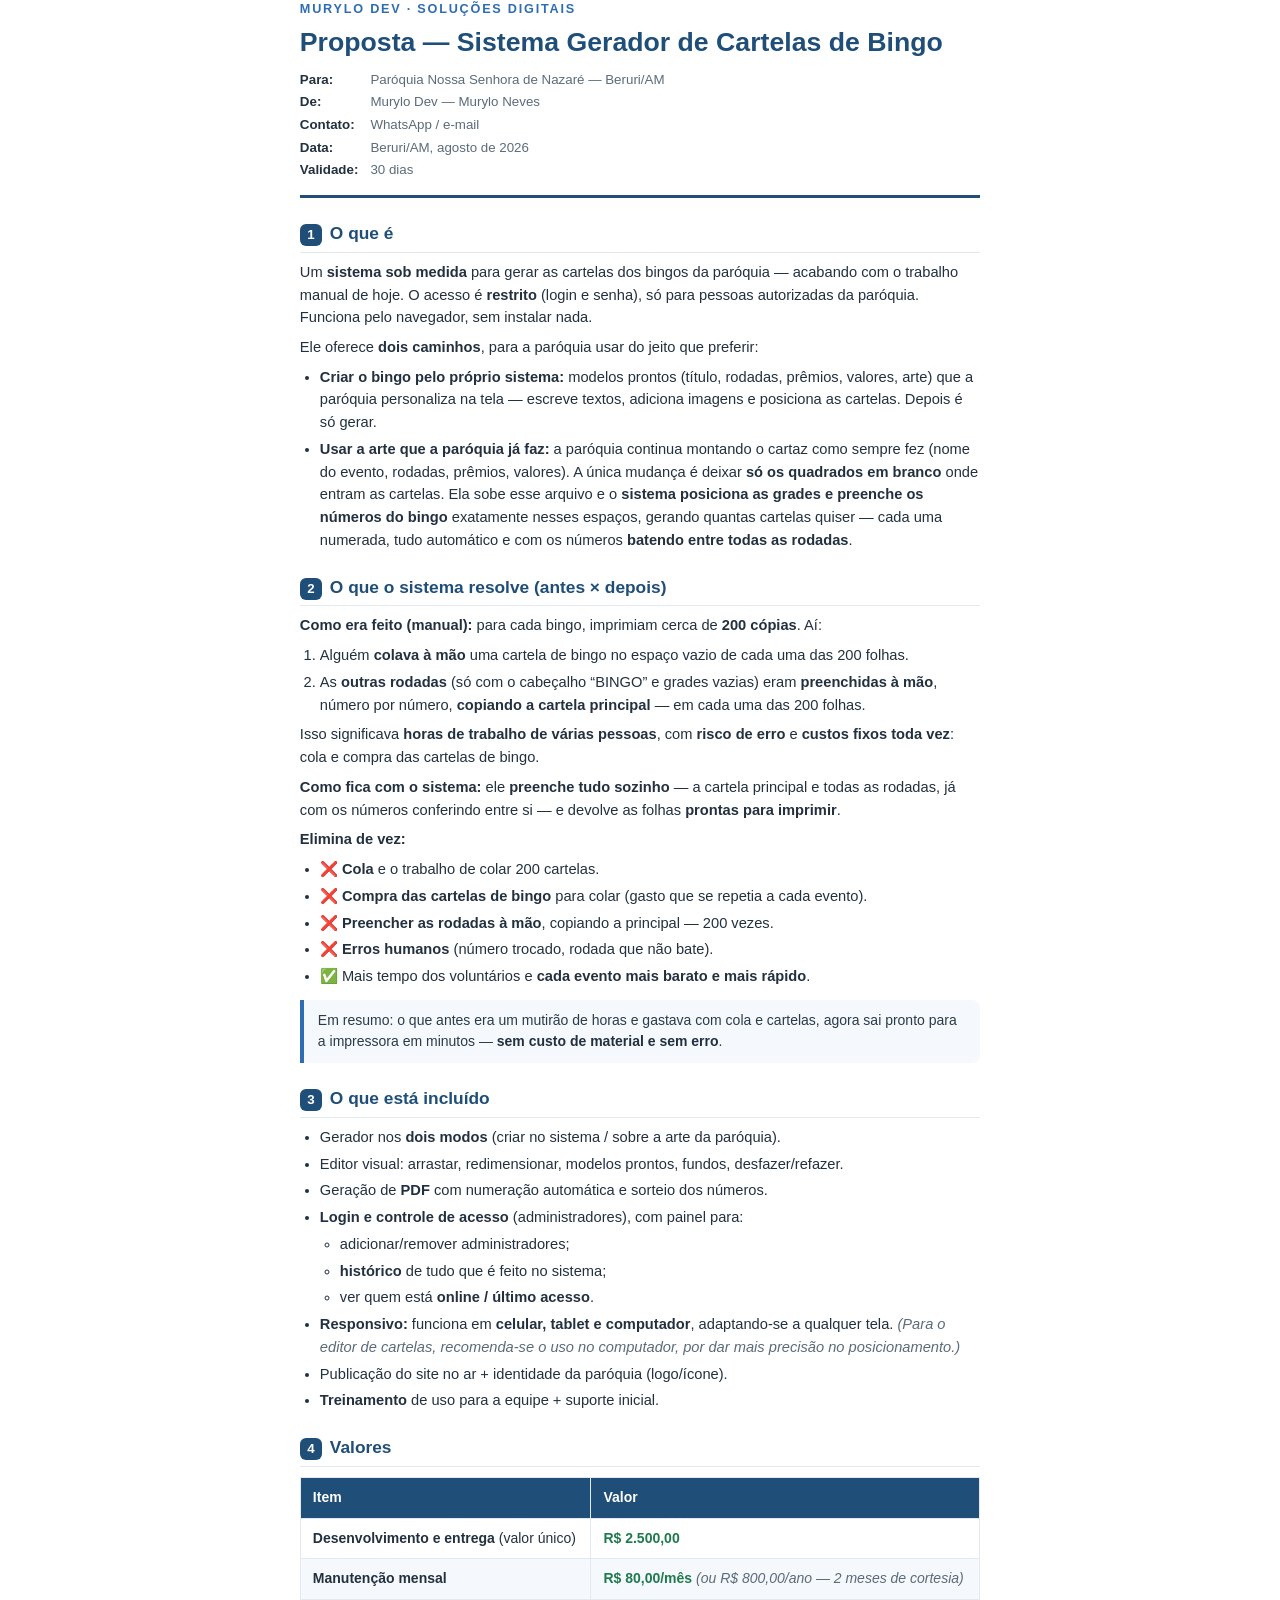
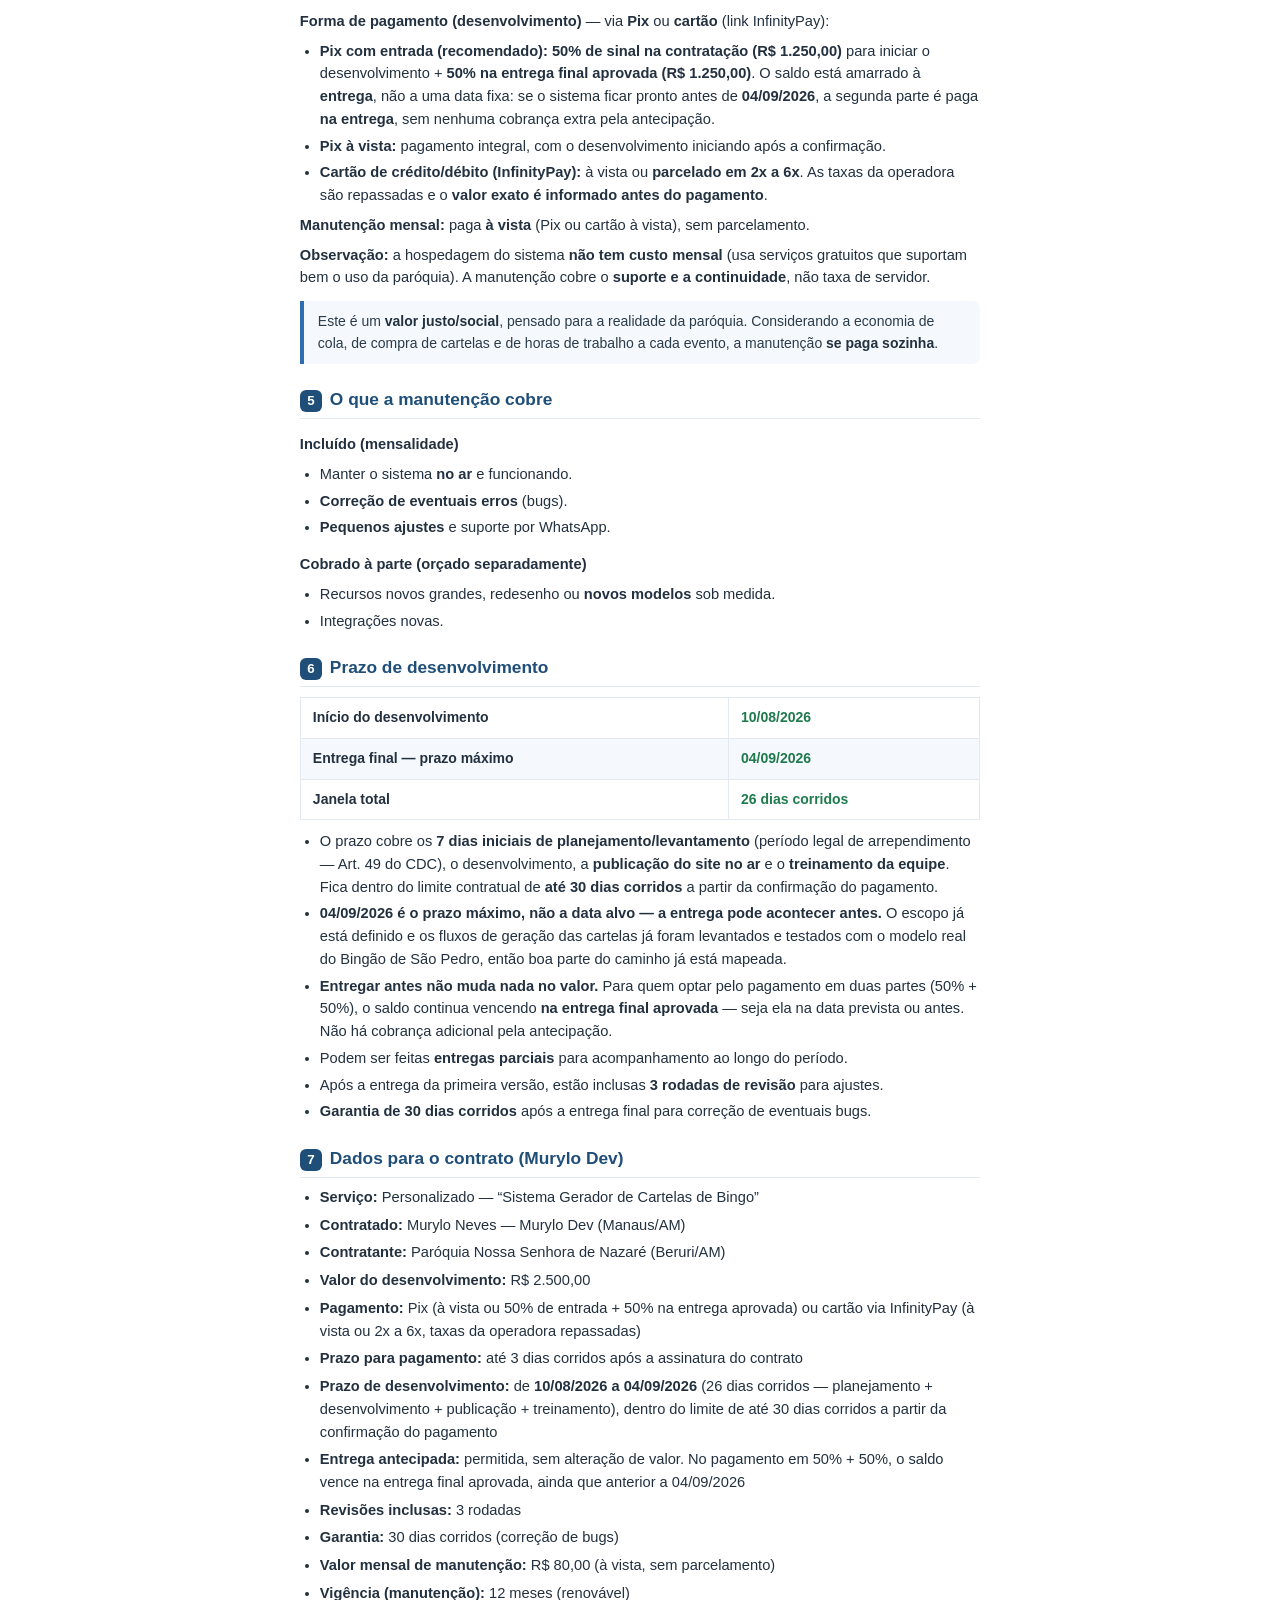
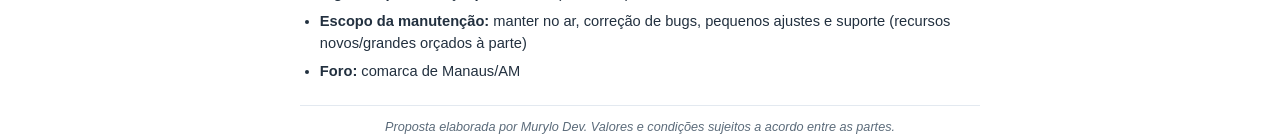
<file: PROPOSTA.html>
<!DOCTYPE html>
<html lang="pt-BR">
<head>
<meta charset="UTF-8">
<title>Proposta — Sistema Gerador de Cartelas de Bingo</title>
<style>
  :root{
    --azul:#1f4e79; --azul2:#2f6db3; --tinta:#22303f; --cinza:#5b6b7a;
    --linha:#e3e9f0; --suave:#f5f8fc; --verde:#1f7a4d;
  }
  *{box-sizing:border-box;}
  @page{ size:A4; margin:18mm 16mm; }
  html,body{margin:0;padding:0;}
  body{
    font-family:"Segoe UI",Calibri,Arial,sans-serif;
    color:var(--tinta); font-size:11pt; line-height:1.55;
    background:#fff;
  }
  .doc{max-width:180mm;margin:0 auto;}
  header.capa{
    border-bottom:3px solid var(--azul);
    padding-bottom:14px;margin-bottom:8px;
  }
  header.capa .marca{
    font-size:9.5pt;letter-spacing:.14em;text-transform:uppercase;
    color:var(--azul2);font-weight:700;margin-bottom:6px;
  }
  h1{
    font-size:20pt;line-height:1.2;color:var(--azul);
    margin:0 0 12px;font-weight:700;
  }
  .meta{
    display:grid;grid-template-columns:auto 1fr;gap:2px 12px;
    font-size:10pt;color:var(--cinza);
  }
  .meta b{color:var(--tinta);font-weight:600;}
  h2{
    font-size:13pt;color:var(--azul);margin:22px 0 8px;
    padding-bottom:5px;border-bottom:1px solid var(--linha);
    font-weight:700;
  }
  h2 .n{
    display:inline-block;min-width:22px;height:22px;line-height:22px;
    text-align:center;background:var(--azul);color:#fff;border-radius:6px;
    font-size:10pt;margin-right:8px;
  }
  h3{font-size:11pt;color:var(--tinta);margin:14px 0 4px;font-weight:700;}
  p{margin:7px 0;}
  ul,ol{margin:7px 0;padding-left:20px;}
  li{margin:4px 0;}
  li ul,li ol{margin:3px 0;}
  strong{color:var(--tinta);font-weight:700;}
  em{color:var(--cinza);}
  hr{border:none;border-top:1px solid var(--linha);margin:18px 0;}
  blockquote{
    margin:12px 0;padding:10px 14px;background:var(--suave);
    border-left:4px solid var(--azul2);border-radius:0 8px 8px 0;
    color:#2a3b4a;font-size:10.5pt;
  }
  blockquote p{margin:0;}
  table{
    border-collapse:collapse;width:100%;margin:10px 0;font-size:10.5pt;
  }
  th,td{border:1px solid var(--linha);padding:9px 12px;text-align:left;}
  thead th{background:var(--azul);color:#fff;font-weight:600;}
  tbody tr:nth-child(even){background:var(--suave);}
  .preco{color:var(--verde);font-weight:700;white-space:nowrap;}
  .yes{color:var(--verde);}
  .no{color:#b03636;}
  .dados li{margin:5px 0;}
  footer.fim{
    margin-top:22px;padding-top:12px;border-top:1px solid var(--linha);
    font-size:9.5pt;color:var(--cinza);font-style:italic;text-align:center;
  }
  .avoid{break-inside:avoid;}
  h2{break-after:avoid;}
</style>
</head>
<body>
<div class="doc">

  <header class="capa">
    <div class="marca">Murylo Dev · Soluções Digitais</div>
    <h1>Proposta — Sistema Gerador de Cartelas de Bingo</h1>
    <div class="meta">
      <b>Para:</b><span>Paróquia Nossa Senhora de Nazaré — Beruri/AM</span>
      <b>De:</b><span>Murylo Dev — Murylo Neves</span>
      <b>Contato:</b><span>WhatsApp / e-mail</span>
      <b>Data:</b><span>Beruri/AM, agosto de 2026</span>
      <b>Validade:</b><span>30 dias</span>
    </div>
  </header>

  <section class="avoid">
    <h2><span class="n">1</span>O que é</h2>
    <p>Um <strong>sistema sob medida</strong> para gerar as cartelas dos bingos da paróquia —
    acabando com o trabalho manual de hoje. O acesso é <strong>restrito</strong> (login e senha),
    só para pessoas autorizadas da paróquia. Funciona pelo navegador, sem instalar nada.</p>
    <p>Ele oferece <strong>dois caminhos</strong>, para a paróquia usar do jeito que preferir:</p>
    <ul>
      <li><strong>Criar o bingo pelo próprio sistema:</strong> modelos prontos (título, rodadas,
      prêmios, valores, arte) que a paróquia personaliza na tela — escreve textos, adiciona
      imagens e posiciona as cartelas. Depois é só gerar.</li>
      <li><strong>Usar a arte que a paróquia já faz:</strong> a paróquia continua montando o
      cartaz como sempre fez (nome do evento, rodadas, prêmios, valores). A única mudança é deixar
      <strong>só os quadrados em branco</strong> onde entram as cartelas. Ela sobe esse arquivo e o
      <strong>sistema posiciona as grades e preenche os números do bingo</strong> exatamente nesses
      espaços, gerando quantas cartelas quiser — cada uma numerada, tudo automático e com os
      números <strong>batendo entre todas as rodadas</strong>.</li>
    </ul>
  </section>

  <section class="avoid">
    <h2><span class="n">2</span>O que o sistema resolve (antes × depois)</h2>
    <p><strong>Como era feito (manual):</strong> para cada bingo, imprimiam cerca de
    <strong>200 cópias</strong>. Aí:</p>
    <ol>
      <li>Alguém <strong>colava à mão</strong> uma cartela de bingo no espaço vazio de cada uma
      das 200 folhas.</li>
      <li>As <strong>outras rodadas</strong> (só com o cabeçalho “BINGO” e grades vazias) eram
      <strong>preenchidas à mão</strong>, número por número, <strong>copiando a cartela
      principal</strong> — em cada uma das 200 folhas.</li>
    </ol>
    <p>Isso significava <strong>horas de trabalho de várias pessoas</strong>, com
    <strong>risco de erro</strong> e <strong>custos fixos toda vez</strong>: cola e compra das
    cartelas de bingo.</p>
    <p><strong>Como fica com o sistema:</strong> ele <strong>preenche tudo sozinho</strong> — a
    cartela principal e todas as rodadas, já com os números conferindo entre si — e devolve as
    folhas <strong>prontas para imprimir</strong>.</p>
    <p><strong>Elimina de vez:</strong></p>
    <ul>
      <li><span class="no">❌</span> <strong>Cola</strong> e o trabalho de colar 200 cartelas.</li>
      <li><span class="no">❌</span> <strong>Compra das cartelas de bingo</strong> para colar
      (gasto que se repetia a cada evento).</li>
      <li><span class="no">❌</span> <strong>Preencher as rodadas à mão</strong>, copiando a
      principal — 200 vezes.</li>
      <li><span class="no">❌</span> <strong>Erros humanos</strong> (número trocado, rodada que
      não bate).</li>
      <li><span class="yes">✅</span> Mais tempo dos voluntários e <strong>cada evento mais barato
      e mais rápido</strong>.</li>
    </ul>
    <blockquote><p>Em resumo: o que antes era um mutirão de horas e gastava com cola e cartelas,
    agora sai pronto para a impressora em minutos — <strong>sem custo de material e sem
    erro</strong>.</p></blockquote>
  </section>

  <section class="avoid">
    <h2><span class="n">3</span>O que está incluído</h2>
    <ul>
      <li>Gerador nos <strong>dois modos</strong> (criar no sistema / sobre a arte da paróquia).</li>
      <li>Editor visual: arrastar, redimensionar, modelos prontos, fundos, desfazer/refazer.</li>
      <li>Geração de <strong>PDF</strong> com numeração automática e sorteio dos números.</li>
      <li><strong>Login e controle de acesso</strong> (administradores), com painel para:
        <ul>
          <li>adicionar/remover administradores;</li>
          <li><strong>histórico</strong> de tudo que é feito no sistema;</li>
          <li>ver quem está <strong>online / último acesso</strong>.</li>
        </ul>
      </li>
      <li><strong>Responsivo:</strong> funciona em <strong>celular, tablet e computador</strong>,
      adaptando-se a qualquer tela. <em>(Para o editor de cartelas, recomenda-se o uso no
      computador, por dar mais precisão no posicionamento.)</em></li>
      <li>Publicação do site no ar + identidade da paróquia (logo/ícone).</li>
      <li><strong>Treinamento</strong> de uso para a equipe + suporte inicial.</li>
    </ul>
  </section>

  <section class="avoid">
    <h2><span class="n">4</span>Valores</h2>
    <table>
      <thead><tr><th>Item</th><th>Valor</th></tr></thead>
      <tbody>
        <tr><td><strong>Desenvolvimento e entrega</strong> (valor único)</td>
            <td class="preco">R$ 2.500,00</td></tr>
        <tr><td><strong>Manutenção mensal</strong></td>
            <td class="preco">R$ 80,00/mês <em style="font-weight:400">(ou R$ 800,00/ano — 2 meses de cortesia)</em></td></tr>
      </tbody>
    </table>
    <p><strong>Forma de pagamento (desenvolvimento)</strong> — via <strong>Pix</strong> ou
    <strong>cartão</strong> (link InfinityPay):</p>
    <ul>
      <li><strong>Pix com entrada (recomendado):</strong> <strong>50% de sinal na contratação
      (R$ 1.250,00)</strong> para iniciar o desenvolvimento + <strong>50% na entrega final
      aprovada (R$ 1.250,00)</strong>. O saldo está amarrado à <strong>entrega</strong>, não a
      uma data fixa: se o sistema ficar pronto antes de <strong>04/09/2026</strong>, a segunda
      parte é paga <strong>na entrega</strong>, sem nenhuma cobrança extra pela antecipação.</li>
      <li><strong>Pix à vista:</strong> pagamento integral, com o desenvolvimento iniciando após
      a confirmação.</li>
      <li><strong>Cartão de crédito/débito (InfinityPay):</strong> à vista ou <strong>parcelado
      em 2x a 6x</strong>. As taxas da operadora são repassadas e o <strong>valor exato é
      informado antes do pagamento</strong>.</li>
    </ul>
    <p><strong>Manutenção mensal:</strong> paga <strong>à vista</strong> (Pix ou cartão à vista),
    sem parcelamento.</p>
    <p><strong>Observação:</strong> a hospedagem do sistema <strong>não tem custo mensal</strong>
    (usa serviços gratuitos que suportam bem o uso da paróquia). A manutenção cobre o
    <strong>suporte e a continuidade</strong>, não taxa de servidor.</p>
    <blockquote><p>Este é um <strong>valor justo/social</strong>, pensado para a realidade da
    paróquia. Considerando a economia de cola, de compra de cartelas e de horas de trabalho a
    cada evento, a manutenção <strong>se paga sozinha</strong>.</p></blockquote>
  </section>

  <section class="avoid">
    <h2><span class="n">5</span>O que a manutenção cobre</h2>
    <h3>Incluído (mensalidade)</h3>
    <ul>
      <li>Manter o sistema <strong>no ar</strong> e funcionando.</li>
      <li><strong>Correção de eventuais erros</strong> (bugs).</li>
      <li><strong>Pequenos ajustes</strong> e suporte por WhatsApp.</li>
    </ul>
    <h3>Cobrado à parte (orçado separadamente)</h3>
    <ul>
      <li>Recursos novos grandes, redesenho ou <strong>novos modelos</strong> sob medida.</li>
      <li>Integrações novas.</li>
    </ul>
  </section>

  <section class="avoid">
    <h2><span class="n">6</span>Prazo de desenvolvimento</h2>
    <table>
      <tbody>
        <tr><td><strong>Início do desenvolvimento</strong></td>
            <td class="preco">10/08/2026</td></tr>
        <tr><td><strong>Entrega final — prazo máximo</strong></td>
            <td class="preco">04/09/2026</td></tr>
        <tr><td><strong>Janela total</strong></td>
            <td class="preco">26 dias corridos</td></tr>
      </tbody>
    </table>
    <ul>
      <li>O prazo cobre os <strong>7 dias iniciais de planejamento/levantamento</strong> (período
      legal de arrependimento — Art. 49 do CDC), o desenvolvimento, a <strong>publicação do site
      no ar</strong> e o <strong>treinamento da equipe</strong>. Fica dentro do limite contratual
      de <strong>até 30 dias corridos</strong> a partir da confirmação do pagamento.</li>
      <li><strong>04/09/2026 é o prazo máximo, não a data alvo — a entrega pode acontecer
      antes.</strong> O escopo já está definido e os fluxos de geração das cartelas já foram
      levantados e testados com o modelo real do Bingão de São Pedro, então boa parte do caminho
      já está mapeada.</li>
      <li><strong>Entregar antes não muda nada no valor.</strong> Para quem optar pelo pagamento
      em duas partes (50% + 50%), o saldo continua vencendo <strong>na entrega final
      aprovada</strong> — seja ela na data prevista ou antes. Não há cobrança adicional pela
      antecipação.</li>
      <li>Podem ser feitas <strong>entregas parciais</strong> para acompanhamento ao longo do
      período.</li>
      <li>Após a entrega da primeira versão, estão inclusas <strong>3 rodadas de revisão</strong>
      para ajustes.</li>
      <li><strong>Garantia de 30 dias corridos</strong> após a entrega final para correção de
      eventuais bugs.</li>
    </ul>
  </section>

  <section class="avoid">
    <h2><span class="n">7</span>Dados para o contrato (Murylo Dev)</h2>
    <ul class="dados">
      <li><strong>Serviço:</strong> Personalizado — “Sistema Gerador de Cartelas de Bingo”</li>
      <li><strong>Contratado:</strong> Murylo Neves — Murylo Dev (Manaus/AM)</li>
      <li><strong>Contratante:</strong> Paróquia Nossa Senhora de Nazaré (Beruri/AM)</li>
      <li><strong>Valor do desenvolvimento:</strong> R$ 2.500,00</li>
      <li><strong>Pagamento:</strong> Pix (à vista ou 50% de entrada + 50% na entrega aprovada)
      ou cartão via InfinityPay (à vista ou 2x a 6x, taxas da operadora repassadas)</li>
      <li><strong>Prazo para pagamento:</strong> até 3 dias corridos após a assinatura do contrato</li>
      <li><strong>Prazo de desenvolvimento:</strong> de <strong>10/08/2026 a 04/09/2026</strong>
      (26 dias corridos — planejamento + desenvolvimento + publicação + treinamento), dentro do
      limite de até 30 dias corridos a partir da confirmação do pagamento</li>
      <li><strong>Entrega antecipada:</strong> permitida, sem alteração de valor. No pagamento em
      50% + 50%, o saldo vence na entrega final aprovada, ainda que anterior a 04/09/2026</li>
      <li><strong>Revisões inclusas:</strong> 3 rodadas</li>
      <li><strong>Garantia:</strong> 30 dias corridos (correção de bugs)</li>
      <li><strong>Valor mensal de manutenção:</strong> R$ 80,00 (à vista, sem parcelamento)</li>
      <li><strong>Vigência (manutenção):</strong> 12 meses (renovável)</li>
      <li><strong>Escopo da manutenção:</strong> manter no ar, correção de bugs, pequenos ajustes
      e suporte (recursos novos/grandes orçados à parte)</li>
      <li><strong>Foro:</strong> comarca de Manaus/AM</li>
    </ul>
  </section>

  <footer class="fim">
    Proposta elaborada por Murylo Dev. Valores e condições sujeitos a acordo entre as partes.
  </footer>

</div>
</body>
</html>
</file>
